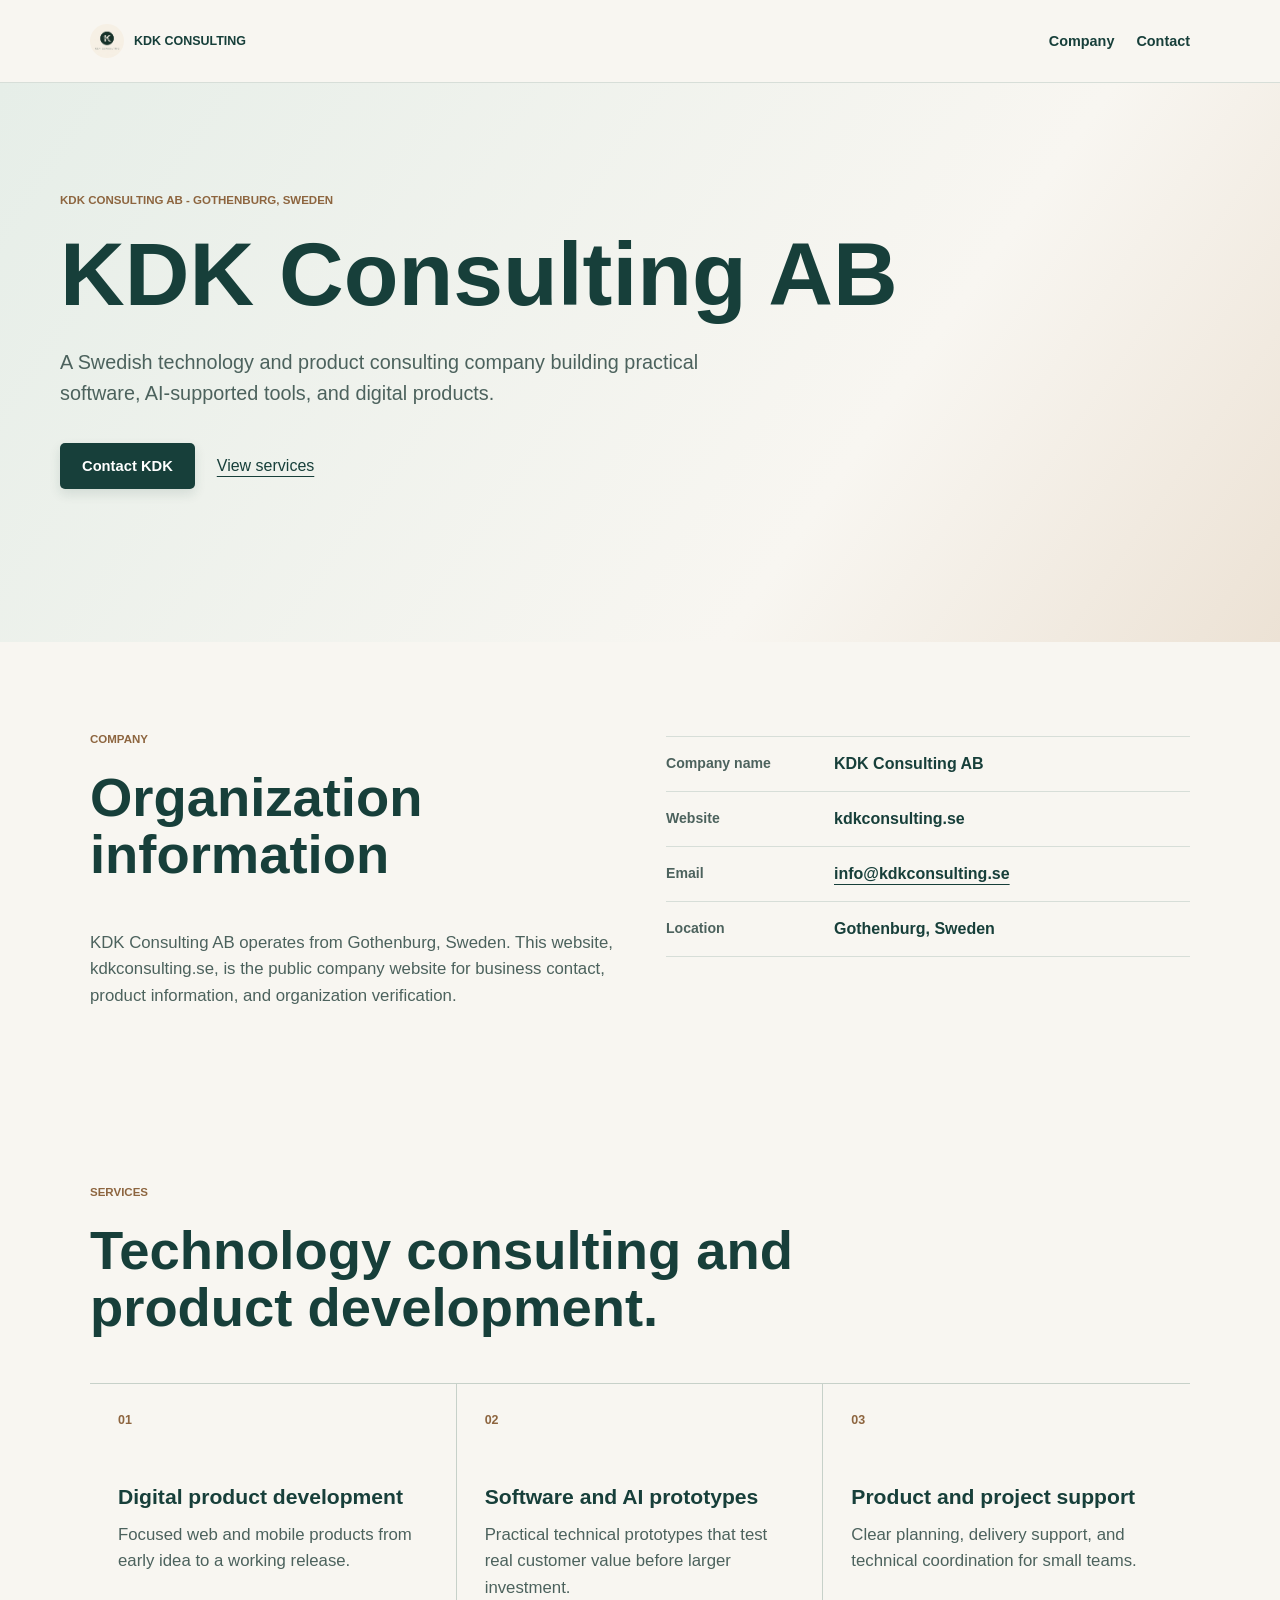
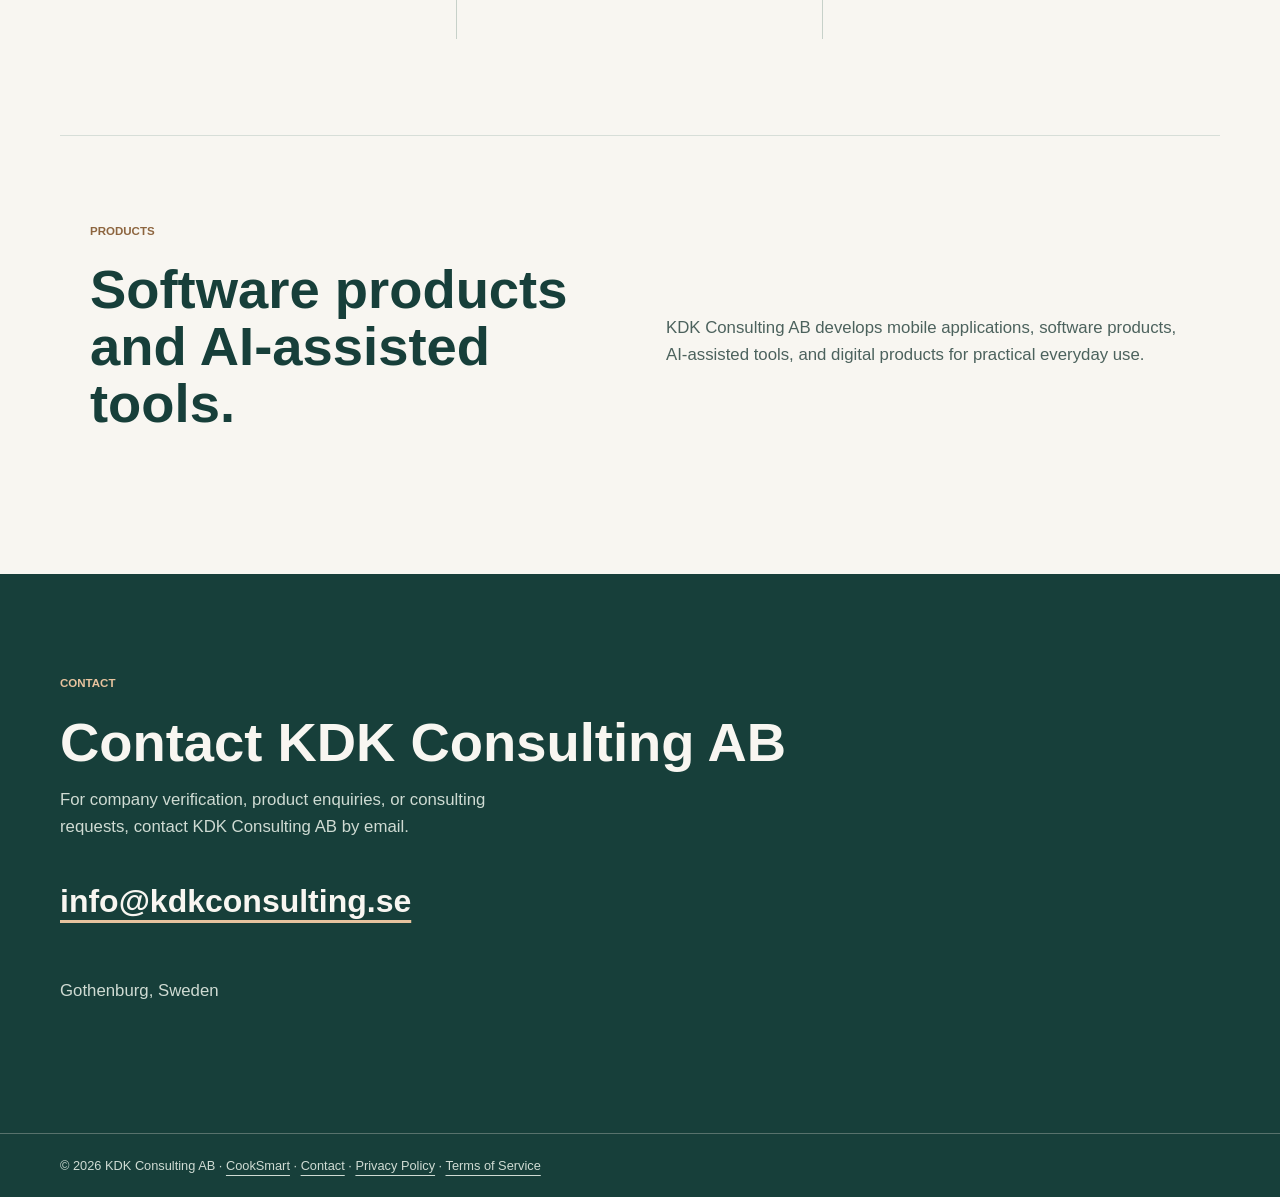
<file: docs/index.html>
<!doctype html>
<html lang="en">
  <head>
    <meta charset="utf-8" />
    <meta name="viewport" content="width=device-width, initial-scale=1" />
    <meta name="description" content="Public company website for KDK Consulting AB, a Swedish technology and product consulting company based in Gothenburg." />
    <title>KDK Consulting AB</title>
    <style>
      :root {
        color: #173f3a;
        background: #f8f6f1;
        font-family: Arial, Helvetica, sans-serif;
        --muted: #4c625d;
        --line: #d7ded8;
        --accent: #8d653f;
      }
      * { box-sizing: border-box; }
      html { scroll-behavior: smooth; }
      body { margin: 0; }
      a { color: inherit; text-underline-offset: 5px; }
      nav {
        align-items: center;
        display: flex;
        justify-content: space-between;
        left: 0;
        margin: auto;
        max-width: none;
        padding: 24px max(30px, calc((100vw - 1160px) / 2 + 30px));
        position: sticky;
        right: 0;
        top: 0;
        transition: background-color 250ms ease, border-color 250ms ease, backdrop-filter 250ms ease, box-shadow 250ms ease;
        z-index: 10;
      }
      nav.is-scrolled {
        background: rgb(248 246 241 / 88%);
        border-bottom: 1px solid rgb(23 63 58 / 15%);
        box-shadow: 0 10px 30px rgb(23 63 58 / 8%);
        backdrop-filter: blur(16px);
      }
      .brand {
        align-items: center;
        display: inline-flex;
        gap: 10px;
        font-size: .78rem;
        font-weight: 800;
        text-decoration: none;
        text-transform: uppercase;
      }
      .brand img {
        border-radius: 50%;
        display: block;
        height: 34px;
        object-fit: cover;
        width: 34px;
      }
      .nav-actions { align-items: center; display: flex; gap: 22px; }
      .nav-actions a { font-size: .9rem; font-weight: 700; text-decoration: none; }
      header {
        background: linear-gradient(125deg, #e6eee8 0%, #f8f6f1 58%, #e7d9c8 100%);
        background-size: 115% 115%;
        border-top: 1px solid var(--line);
        min-height: 560px;
        padding: 108px 30px 96px;
      }
      .wrap, header > div, section, footer > div {
        margin-left: auto;
        margin-right: auto;
        max-width: 1160px;
      }
      .eyebrow {
        color: var(--accent);
        font-size: .72rem;
        font-weight: 800;
        margin: 0 0 22px;
        text-transform: uppercase;
      }
      h1, h2, h3, p { margin-top: 0; }
      h1 {
        font-size: 5.6rem;
        line-height: .98;
        margin-bottom: 28px;
        max-width: 1120px;
      }
      h2 {
        font-size: 3.4rem;
        line-height: 1.04;
        margin-bottom: 46px;
        max-width: 760px;
      }
      h3 { font-size: 1.32rem; margin: 57px 0 13px; }
      p { color: var(--muted); font-size: 1.05rem; line-height: 1.6; }
      .intro {
        color: var(--muted);
        font-size: 1.24rem;
        line-height: 1.55;
        margin-bottom: 34px;
        max-width: 640px;
      }
      .hero-actions { align-items: center; display: flex; flex-wrap: wrap; gap: 22px; }
      .button {
        background: #173f3a;
        border-radius: 5px;
        color: white;
        display: inline-block;
        font-size: .92rem;
        font-weight: 700;
        padding: 15px 22px;
        text-decoration: none;
        box-shadow: 0 5px 12px rgb(23 63 58 / 12%);
        transition: transform 200ms ease, background-color 200ms ease, box-shadow 200ms ease;
      }
      .button:hover, .button:focus-visible {
        background: #10342f;
        box-shadow: 0 12px 22px rgb(23 63 58 / 23%);
        transform: translateY(-3px);
      }
      .company {
        display: grid;
        gap: 52px;
        grid-template-columns: 1fr 1fr;
        padding: 88px 30px 72px;
      }
      .company p, .product p { max-width: 620px; }
      .facts { border-top: 1px solid var(--line); margin: 6px 0 0; }
      .facts div {
        border-bottom: 1px solid var(--line);
        display: grid;
        gap: 18px;
        grid-template-columns: 150px 1fr;
        padding: 18px 0;
      }
      .facts dt { color: var(--muted); font-size: .88rem; font-weight: 700; }
      .facts dd { font-size: 1rem; font-weight: 800; margin: 0; }
      .services { padding: 84px 30px 96px; }
      .service-grid {
        border-top: 1px solid #c7d1c9;
        display: grid;
        grid-template-columns: repeat(3, 1fr);
      }
      .service-grid article {
        border-right: 1px solid #c7d1c9;
        min-height: 245px;
        padding: 26px 28px 20px;
        transition: border-color 220ms ease, box-shadow 220ms ease, transform 220ms ease;
      }
      .service-grid article:hover {
        border-color: rgb(23 63 58 / 28%);
        box-shadow: 0 14px 34px rgb(23 63 58 / 10%);
        transform: translateY(-5px);
      }
      .service-grid article:last-child { border-right: 0; }
      .service-grid span { color: var(--accent); font-size: .78rem; font-weight: 800; }
      .product {
        border-top: 1px solid var(--line);
        display: grid;
        gap: 52px;
        grid-template-columns: 1fr 1fr;
        padding: 86px 30px 96px;
      }
      .product > p { align-self: center; }
      #contact {
        background: #173f3a;
        color: #f8f6f1;
        margin: 0;
        max-width: none;
        padding: 100px 30px 112px;
      }
      #contact > * { margin-left: auto; margin-right: auto; max-width: 1160px; }
      #contact .eyebrow { color: #e7c39e; }
      #contact h2 { margin-bottom: 16px; }
      #contact p { color: #cfdbd3; max-width: 440px; }
      .email {
        color: #f8f6f1;
        display: inline-block;
        font-size: 2rem;
        font-weight: 700;
        margin: 18px auto 34px;
        text-decoration-color: #e7c39e;
        text-underline-offset: 8px;
      }
      footer {
        background: #173f3a;
        border-top: 1px solid #58726c;
        color: #cfdbd3;
        font-size: .8rem;
        padding: 24px 30px;
      }
      .hero-eyebrow, .hero-headline, .hero-copy, .hero-cta {
        animation-fill-mode: both;
        animation-timing-function: cubic-bezier(.22, 1, .36, 1);
      }
      nav { animation: nav-in 500ms cubic-bezier(.22, 1, .36, 1) both; }
      .hero-headline { animation: headline-in 750ms cubic-bezier(.22, 1, .36, 1) both; }
      .hero-copy { animation: copy-in 650ms cubic-bezier(.22, 1, .36, 1) 140ms both; }
      .hero-cta { animation: cta-in 550ms cubic-bezier(.22, 1, .36, 1) 280ms both; }
      .motion-ready header { animation: gradient-drift 22s ease-in-out infinite alternate; }
      .motion-enhanced .reveal.is-visible, .motion-enhanced .reveal-item.is-visible {
        animation: reveal-in 700ms cubic-bezier(.22, 1, .36, 1) both;
      }
      .motion-enhanced .service-card.reveal-item.is-visible:hover { transform: translateY(-5px); }
      .motion-enhanced .service-card.reveal-item:nth-child(2) { animation-delay: 110ms; }
      .motion-enhanced .service-card.reveal-item:nth-child(3) { animation-delay: 220ms; }
      .motion-enhanced .facts .reveal-item:nth-child(2) { animation-delay: 110ms; }
      .motion-enhanced .facts .reveal-item:nth-child(3) { animation-delay: 220ms; }
      .motion-enhanced .facts .reveal-item:nth-child(4) { animation-delay: 330ms; }
      @keyframes nav-in {
        from { opacity: 0; transform: translateY(-16px); }
        to { opacity: 1; transform: translateY(0); }
      }
      @keyframes headline-in {
        from { opacity: 0; transform: translateY(45px); }
        to { opacity: 1; transform: translateY(0); }
      }
      @keyframes copy-in {
        from { opacity: 0; transform: translateY(30px); }
        to { opacity: 1; transform: translateY(0); }
      }
      @keyframes cta-in {
        from { opacity: 0; transform: translateY(20px) scale(.96); }
        to { opacity: 1; transform: translateY(0) scale(1); }
      }
      @keyframes reveal-in {
        from { opacity: 0; transform: translateY(50px); }
        to { opacity: 1; transform: translateY(0); }
      }
      @keyframes gradient-drift {
        from { background-position: 42% 45%; }
        to { background-position: 57% 55%; }
      }
      @media (prefers-reduced-motion: reduce) {
        html { scroll-behavior: auto; }
        *, *::before, *::after {
          animation-duration: .01ms !important;
          animation-iteration-count: 1 !important;
          transition-duration: .01ms !important;
        }
        .reveal, .reveal-item { opacity: 1 !important; transform: none !important; }
        nav, .hero-eyebrow, .hero-headline, .hero-copy, .hero-cta, header { animation: none !important; }
      }
      @media (max-width: 720px) {
        nav { padding: 20px 24px; }
        .nav-actions { gap: 14px; }
        .brand span { display: none; }
        header { min-height: 500px; padding: 82px 24px 76px; }
        h1 { font-size: 3.4rem; }
        h2 { font-size: 2.3rem; }
        .intro { font-size: 1.12rem; }
        .company, .product { grid-template-columns: 1fr; gap: 28px; padding: 68px 24px 58px; }
        .facts div { grid-template-columns: 1fr; gap: 6px; }
        .services { padding: 68px 24px 76px; }
        .service-grid { grid-template-columns: 1fr; }
        .service-grid article {
          border-bottom: 1px solid #c7d1c9;
          border-right: 0;
          min-height: 180px;
          padding: 24px 0;
        }
        .service-grid article:last-child { border-bottom: 0; }
        h3 { margin-top: 28px; }
        .product > p { align-self: start; }
        #contact { padding: 76px 24px 88px; }
        .email { font-size: 1.38rem; }
      }
    </style>
    <script>
      if (!window.matchMedia('(prefers-reduced-motion: reduce)').matches) {
        document.documentElement.classList.add('motion-ready');
      }
    </script>
  </head>
  <body>
    <nav>
      <a class="brand" href="/" aria-label="KDK Consulting home">
        <img src="kdk-logo.png" alt="KDK Consulting" />
        <span>KDK Consulting</span>
      </a>
      <div class="nav-actions">
        <a href="#company">Company</a>
        <a href="#contact">Contact</a>
      </div>
    </nav>

    <header id="top">
      <div>
        <p class="eyebrow hero-eyebrow">KDK Consulting AB - Gothenburg, Sweden</p>
        <h1 class="hero-headline">KDK Consulting AB</h1>
        <p class="intro hero-copy">A Swedish technology and product consulting company building practical software, AI-supported tools, and digital products.</p>
        <div class="hero-actions hero-cta">
          <a class="button" href="#contact">Contact KDK</a>
          <a href="#work">View services</a>
        </div>
      </div>
    </header>

    <section id="company" class="company reveal" aria-labelledby="company-heading">
      <div>
        <p class="eyebrow">Company</p>
        <h2 id="company-heading">Organization information</h2>
        <p>KDK Consulting AB operates from Gothenburg, Sweden. This website, kdkconsulting.se, is the public company website for business contact, product information, and organization verification.</p>
      </div>
      <dl class="facts" aria-label="Company facts">
        <div class="reveal-item"><dt>Company name</dt><dd>KDK Consulting AB</dd></div>
        <div class="reveal-item"><dt>Website</dt><dd>kdkconsulting.se</dd></div>
        <div class="reveal-item"><dt>Email</dt><dd><a href="mailto:info@kdkconsulting.se">info@kdkconsulting.se</a></dd></div>
        <div class="reveal-item"><dt>Location</dt><dd>Gothenburg, Sweden</dd></div>
      </dl>
    </section>

    <section id="work" class="services reveal" aria-labelledby="services-heading">
      <p class="eyebrow">Services</p>
      <h2 id="services-heading">Technology consulting and product development.</h2>
      <div class="service-grid">
        <article class="service-card reveal-item">
          <span>01</span>
          <h3>Digital product development</h3>
          <p>Focused web and mobile products from early idea to a working release.</p>
        </article>
        <article class="service-card reveal-item">
          <span>02</span>
          <h3>Software and AI prototypes</h3>
          <p>Practical technical prototypes that test real customer value before larger investment.</p>
        </article>
        <article class="service-card reveal-item">
          <span>03</span>
          <h3>Product and project support</h3>
          <p>Clear planning, delivery support, and technical coordination for small teams.</p>
        </article>
      </div>
    </section>

    <section class="product reveal" aria-labelledby="product-heading">
      <div>
        <p class="eyebrow">Products</p>
        <h2 id="product-heading">Software products and AI-assisted tools.</h2>
      </div>
      <p>KDK Consulting AB develops mobile applications, software products, AI-assisted tools, and digital products for practical everyday use.</p>
    </section>

    <section id="contact" class="reveal" aria-labelledby="contact-heading">
      <div>
        <p class="eyebrow">Contact</p>
        <h2 id="contact-heading">Contact KDK Consulting AB</h2>
        <p>For company verification, product enquiries, or consulting requests, contact KDK Consulting AB by email.</p>
        <p><a class="email" href="mailto:info@kdkconsulting.se">info@kdkconsulting.se</a></p>
        <p>Gothenburg, Sweden</p>
      </div>
    </section>

    <footer>
      <div>© 2026 KDK Consulting AB · <a href="/cooksmart/">CookSmart</a> · <a href="/contact.html">Contact</a> · <a href="/privacy.html">Privacy Policy</a> · <a href="/terms.html">Terms of Service</a></div>
    </footer>
    <script>
      const nav = document.querySelector('nav');
      const updateNav = () => nav.classList.toggle('is-scrolled', window.scrollY > 12);
      updateNav();
      window.addEventListener('scroll', updateNav, { passive: true });

      const reduceMotion = window.matchMedia('(prefers-reduced-motion: reduce)').matches;
      if (!reduceMotion && 'IntersectionObserver' in window) {
        document.documentElement.classList.add('motion-enhanced');
        const observer = new IntersectionObserver((entries, currentObserver) => {
          entries.forEach((entry) => {
            if (entry.isIntersecting) {
              entry.target.classList.add('is-visible');
              currentObserver.unobserve(entry.target);
            }
          });
        }, { threshold: 0.18 });
        document.querySelectorAll('.reveal, .reveal-item').forEach((element) => observer.observe(element));
      }
    </script>
  </body>
</html>
</file>
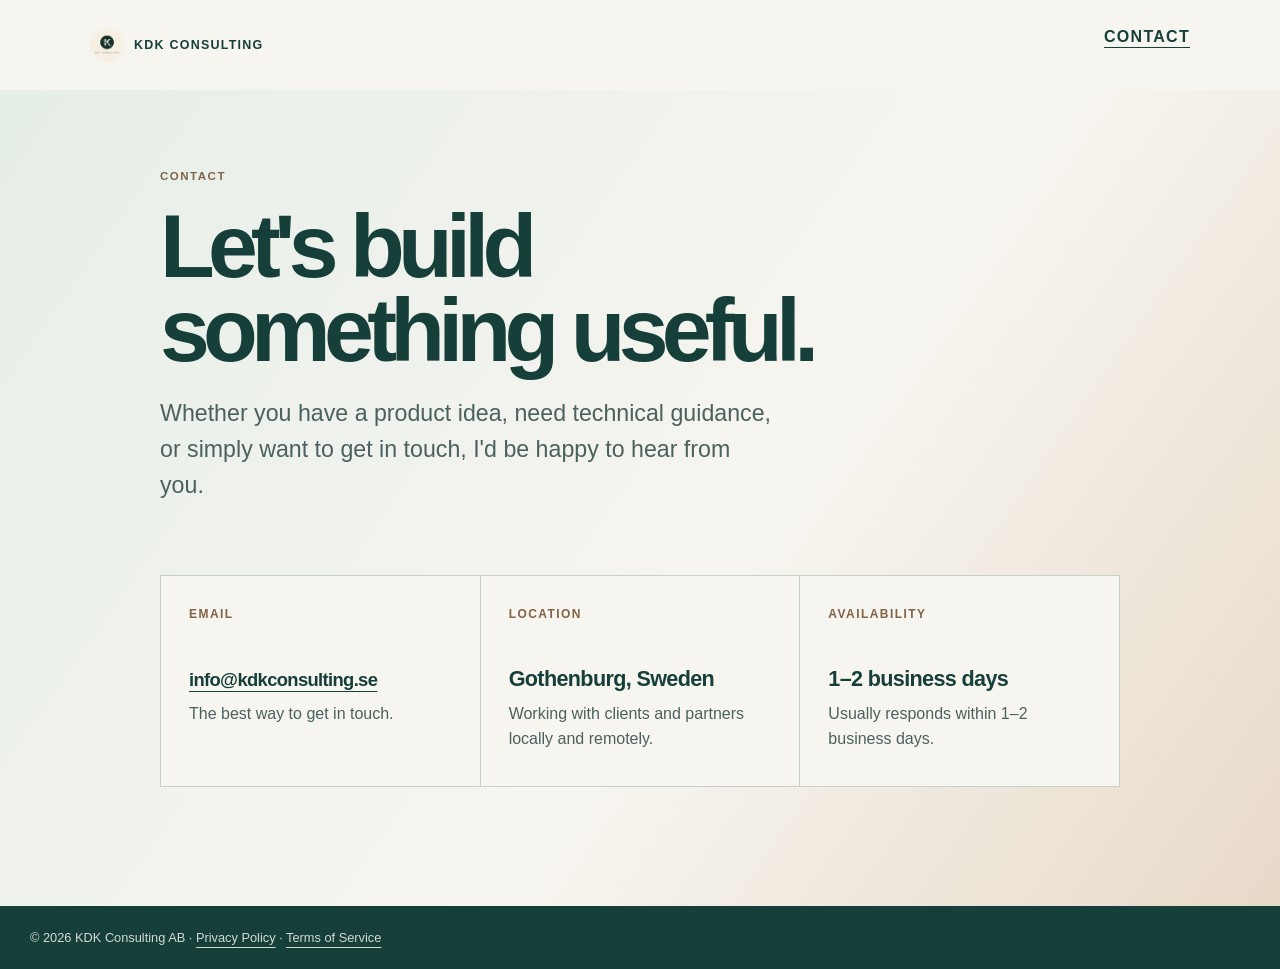
<file: docs/contact.html>
<!doctype html>
<html lang="en">
  <head>
    <meta charset="utf-8" />
    <meta name="viewport" content="width=device-width, initial-scale=1" />
    <meta name="description" content="Contact KDK Consulting AB." />
    <title>Contact · KDK Consulting AB</title>
    <style>
      :root { color: #173f3a; background: #f7f5f0; font-family: Arial, Helvetica, sans-serif; }
      * { box-sizing: border-box; } body { margin: 0; } a { color: inherit; text-underline-offset: 5px; }
      nav { display: flex; justify-content: space-between; max-width: 1160px; margin: auto; padding: 28px 30px; font-weight: 800; letter-spacing: .08em; }
      .brand { align-items: center; display: inline-flex; gap: 10px; font-size: .78rem; letter-spacing: .1em; text-decoration: none; text-transform: uppercase; }
      .brand img { border-radius: 50%; display: block; height: 34px; object-fit: cover; width: 34px; }
      main { background: linear-gradient(125deg,#e6eee8 0%,#f7f5f0 58%,#e7d9c8 100%); min-height: calc(100vh - 84px); padding: 80px 30px 112px; }
      .content { margin: auto; max-width: 960px; }
      .eyebrow { color: #806346; font-size: .72rem; font-weight: 800; letter-spacing: .13em; }
      h1 { font-size: clamp(3.2rem, 7vw, 6rem); letter-spacing: -.075em; line-height: .94; margin: 22px 0; max-width: 760px; }
      .intro { color: #4b615e; font-size: clamp(1.15rem, 2.3vw, 1.45rem); line-height: 1.55; max-width: 620px; }
      .details { display: grid; grid-template-columns: repeat(3, 1fr); gap: 1px; margin-top: 72px; background: #c7d1c9; border: 1px solid #c7d1c9; }
      .detail { background: #f7f5f0; min-height: 210px; padding: 28px; }
      .detail span { color: #806346; font-size: .75rem; font-weight: 800; letter-spacing: .12em; }
      .detail h2 { font-size: 1.35rem; letter-spacing: -.03em; margin: 44px 0 10px; }
      .detail p { color: #4b615e; line-height: 1.55; margin: 0; }
      .email { color: #173f3a; font-size: 1.15rem; font-weight: 800; }
      footer { background: #173f3a; color: #cfdbd3; font-size: .8rem; padding: 24px 30px; }
      @media (max-width: 720px) { main { padding: 56px 30px 88px; } .details { grid-template-columns: 1fr; } .detail { min-height: 160px; } .detail h2 { margin-top: 28px; } }
    </style>
  </head>
  <body>
    <nav><a class="brand" href="/" aria-label="KDK Consulting home"><img src="kdk-logo.png" alt="KDK Consulting" /><span>KDK Consulting</span></a><a href="/contact.html">CONTACT</a></nav>
    <main>
      <section class="content">
        <div class="eyebrow">CONTACT</div>
        <h1>Let&apos;s build something useful.</h1>
        <p class="intro">Whether you have a product idea, need technical guidance, or simply want to get in touch, I&apos;d be happy to hear from you.</p>
        <div class="details">
          <section class="detail"><span>EMAIL</span><h2><a class="email" href="mailto:info@kdkconsulting.se">info@kdkconsulting.se</a></h2><p>The best way to get in touch.</p></section>
          <section class="detail"><span>LOCATION</span><h2>Gothenburg, Sweden</h2><p>Working with clients and partners locally and remotely.</p></section>
          <section class="detail"><span>AVAILABILITY</span><h2>1–2 business days</h2><p>Usually responds within 1–2 business days.</p></section>
        </div>
      </section>
    </main>
    <footer>© 2026 KDK Consulting AB · <a href="/privacy.html">Privacy Policy</a> · <a href="/terms.html">Terms of Service</a></footer>
  </body>
</html>
</file>
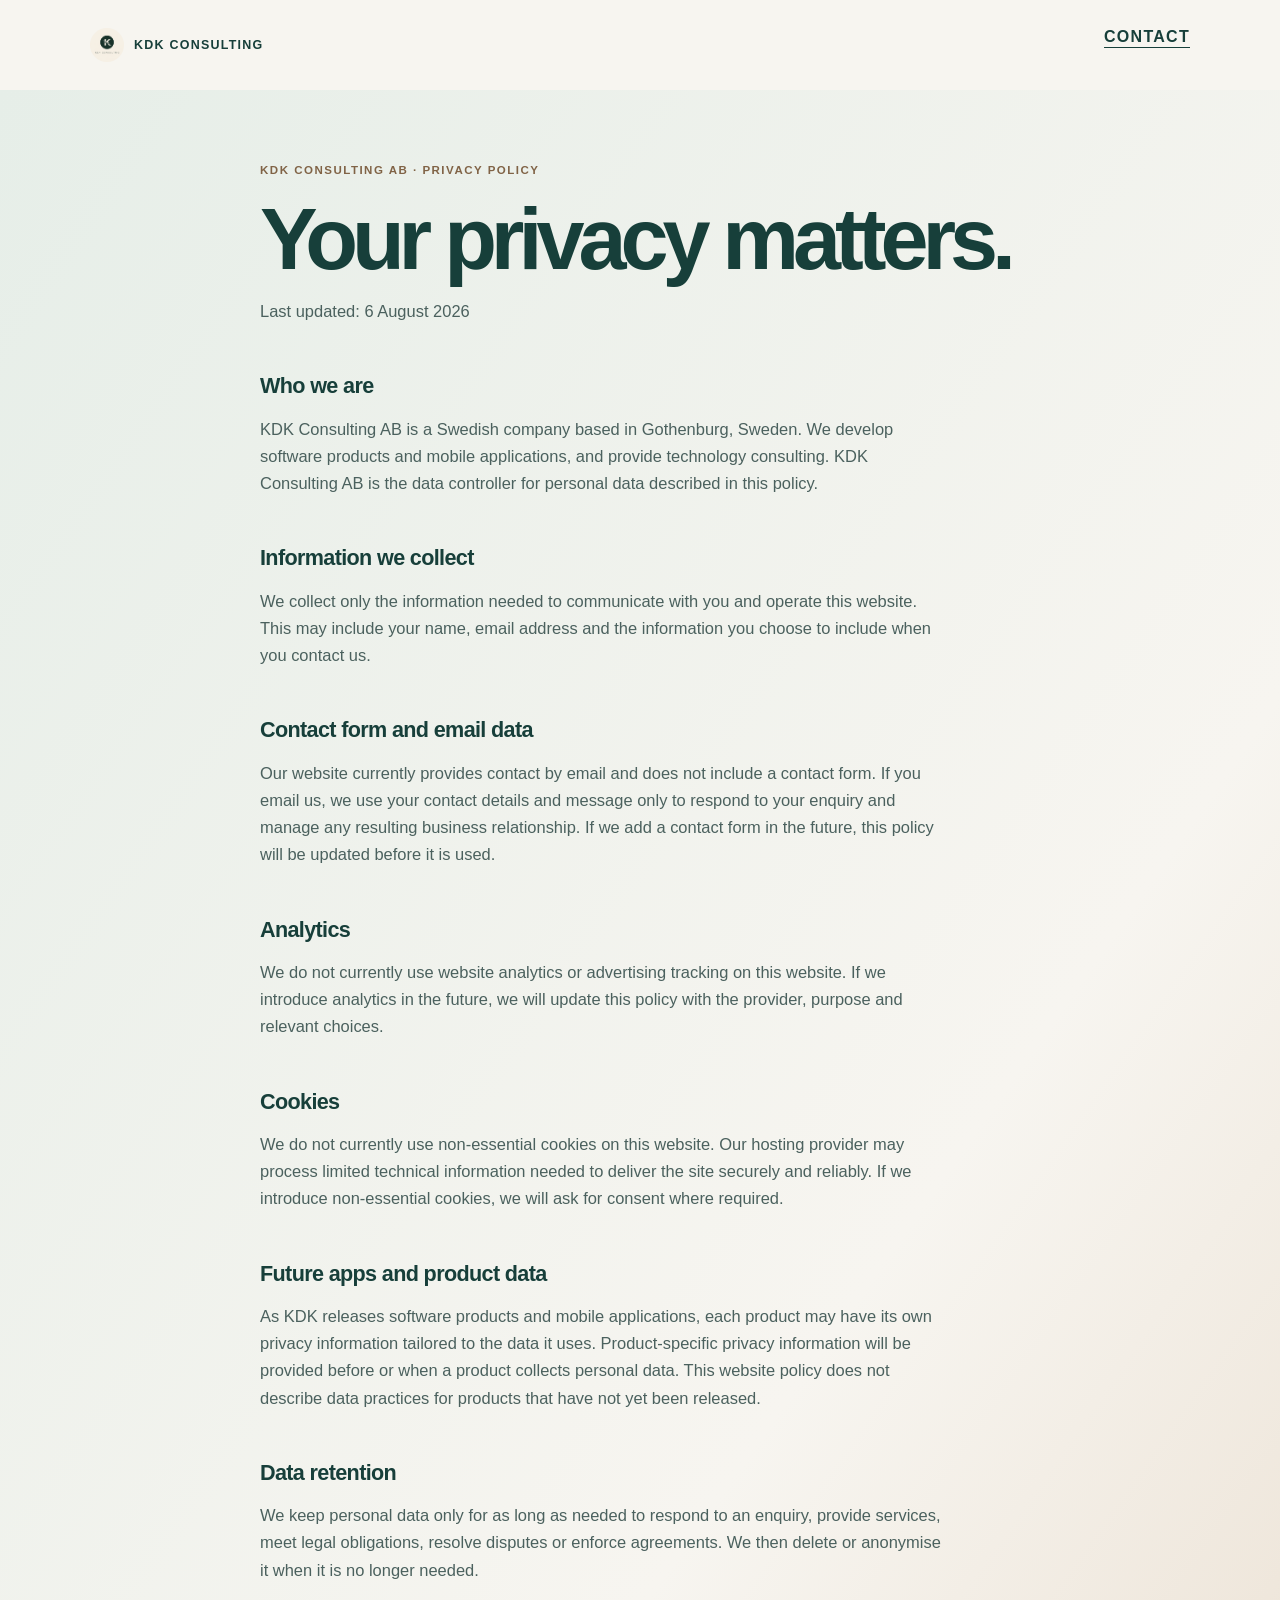
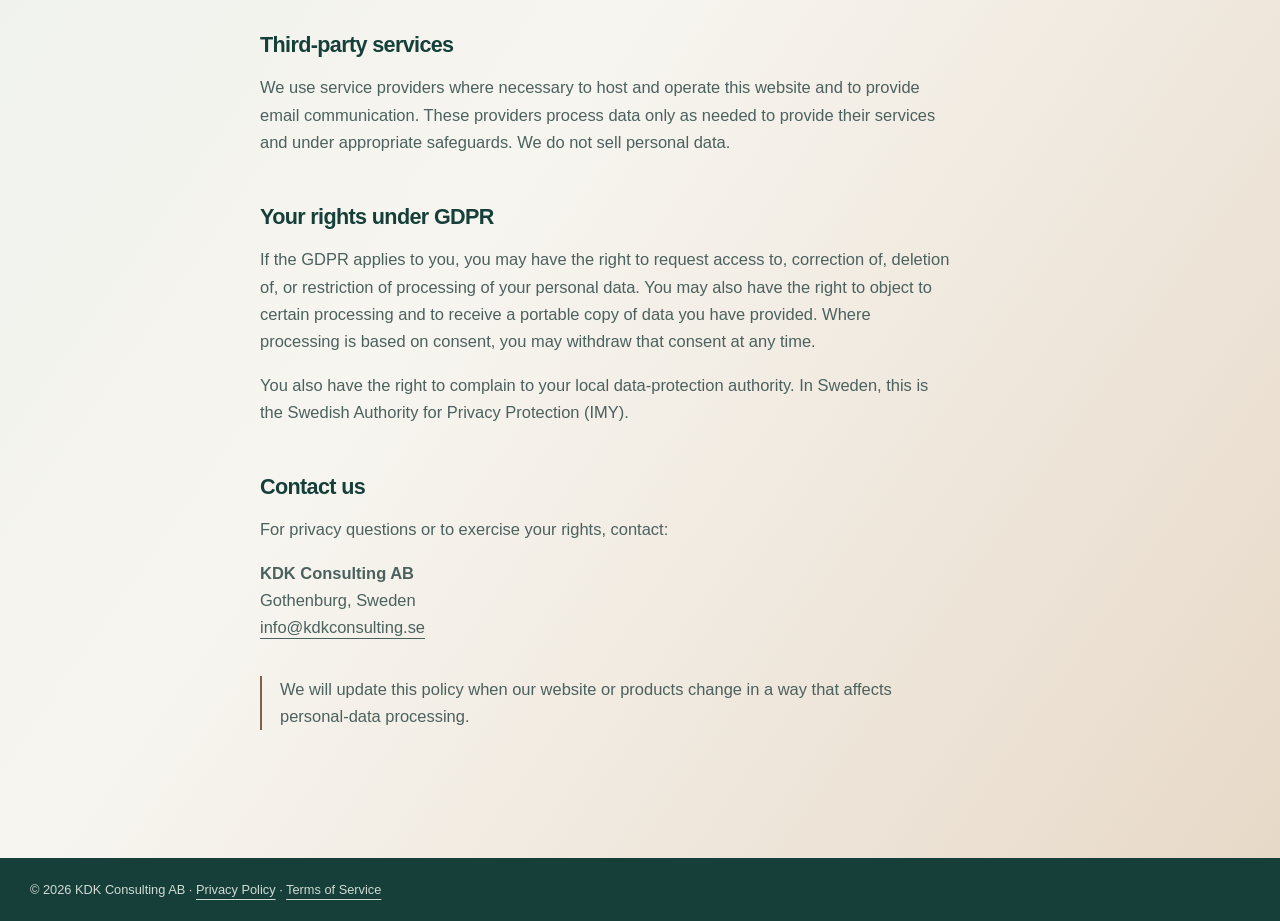
<file: docs/privacy.html>
<!doctype html>
<html lang="en">
  <head>
    <meta charset="utf-8" />
    <meta name="viewport" content="width=device-width, initial-scale=1" />
    <meta name="description" content="Privacy Policy for KDK Consulting AB." />
    <title>Privacy Policy · KDK Consulting AB</title>
    <style>
      :root { color: #173f3a; background: #f7f5f0; font-family: Arial, Helvetica, sans-serif; }
      * { box-sizing: border-box; } body { margin: 0; } a { color: inherit; text-underline-offset: 5px; }
      nav { display: flex; justify-content: space-between; max-width: 1160px; margin: auto; padding: 28px 30px; font-weight: 800; letter-spacing: .08em; }
      .brand { align-items: center; display: inline-flex; gap: 10px; font-size: .78rem; letter-spacing: .1em; text-decoration: none; text-transform: uppercase; }
      .brand img { border-radius: 50%; display: block; height: 34px; object-fit: cover; width: 34px; }
      main { background: linear-gradient(125deg,#e6eee8 0%,#f7f5f0 58%,#e7d9c8 100%); min-height: calc(100vh - 84px); padding: 74px 30px 112px; }
      .content { margin: auto; max-width: 760px; }
      .eyebrow { color: #806346; font-size: .72rem; font-weight: 800; letter-spacing: .13em; }
      h1 { font-size: clamp(3rem, 7vw, 5.4rem); letter-spacing: -.07em; line-height: .95; margin: 22px 0 18px; }
      h2 { font-size: 1.35rem; letter-spacing: -.03em; margin: 48px 0 12px; }
      p, li { color: #4b615e; font-size: 1.03rem; line-height: 1.65; }
      p { max-width: 690px; } ul { padding-left: 22px; }
      .note { border-left: 2px solid #806346; color: #4b615e; margin-top: 34px; padding-left: 18px; }
      footer { background: #173f3a; color: #cfdbd3; font-size: .8rem; padding: 24px 30px; }
      @media (max-width: 720px) { main { padding: 56px 30px 88px; } }
    </style>
  </head>
  <body>
    <nav><a class="brand" href="/" aria-label="KDK Consulting home"><img src="kdk-logo.png" alt="KDK Consulting" /><span>KDK Consulting</span></a><a href="/contact.html">CONTACT</a></nav>
    <main>
      <article class="content">
        <div class="eyebrow">KDK CONSULTING AB · PRIVACY POLICY</div>
        <h1>Your privacy matters.</h1>
        <p>Last updated: 6 August 2026</p>

        <h2>Who we are</h2>
        <p>KDK Consulting AB is a Swedish company based in Gothenburg, Sweden. We develop software products and mobile applications, and provide technology consulting. KDK Consulting AB is the data controller for personal data described in this policy.</p>

        <h2>Information we collect</h2>
        <p>We collect only the information needed to communicate with you and operate this website. This may include your name, email address and the information you choose to include when you contact us.</p>

        <h2>Contact form and email data</h2>
        <p>Our website currently provides contact by email and does not include a contact form. If you email us, we use your contact details and message only to respond to your enquiry and manage any resulting business relationship. If we add a contact form in the future, this policy will be updated before it is used.</p>

        <h2>Analytics</h2>
        <p>We do not currently use website analytics or advertising tracking on this website. If we introduce analytics in the future, we will update this policy with the provider, purpose and relevant choices.</p>

        <h2>Cookies</h2>
        <p>We do not currently use non-essential cookies on this website. Our hosting provider may process limited technical information needed to deliver the site securely and reliably. If we introduce non-essential cookies, we will ask for consent where required.</p>

        <h2>Future apps and product data</h2>
        <p>As KDK releases software products and mobile applications, each product may have its own privacy information tailored to the data it uses. Product-specific privacy information will be provided before or when a product collects personal data. This website policy does not describe data practices for products that have not yet been released.</p>

        <h2>Data retention</h2>
        <p>We keep personal data only for as long as needed to respond to an enquiry, provide services, meet legal obligations, resolve disputes or enforce agreements. We then delete or anonymise it when it is no longer needed.</p>

        <h2>Third-party services</h2>
        <p>We use service providers where necessary to host and operate this website and to provide email communication. These providers process data only as needed to provide their services and under appropriate safeguards. We do not sell personal data.</p>

        <h2>Your rights under GDPR</h2>
        <p>If the GDPR applies to you, you may have the right to request access to, correction of, deletion of, or restriction of processing of your personal data. You may also have the right to object to certain processing and to receive a portable copy of data you have provided. Where processing is based on consent, you may withdraw that consent at any time.</p>
        <p>You also have the right to complain to your local data-protection authority. In Sweden, this is the Swedish Authority for Privacy Protection (IMY).</p>

        <h2>Contact us</h2>
        <p>For privacy questions or to exercise your rights, contact:</p>
        <p><strong>KDK Consulting AB</strong><br />Gothenburg, Sweden<br /><a href="mailto:info@kdkconsulting.se">info@kdkconsulting.se</a></p>
        <p class="note">We will update this policy when our website or products change in a way that affects personal-data processing.</p>
      </article>
    </main>
    <footer>© 2026 KDK Consulting AB · <a href="/privacy.html">Privacy Policy</a> · <a href="/terms.html">Terms of Service</a></footer>
  </body>
</html>
</file>
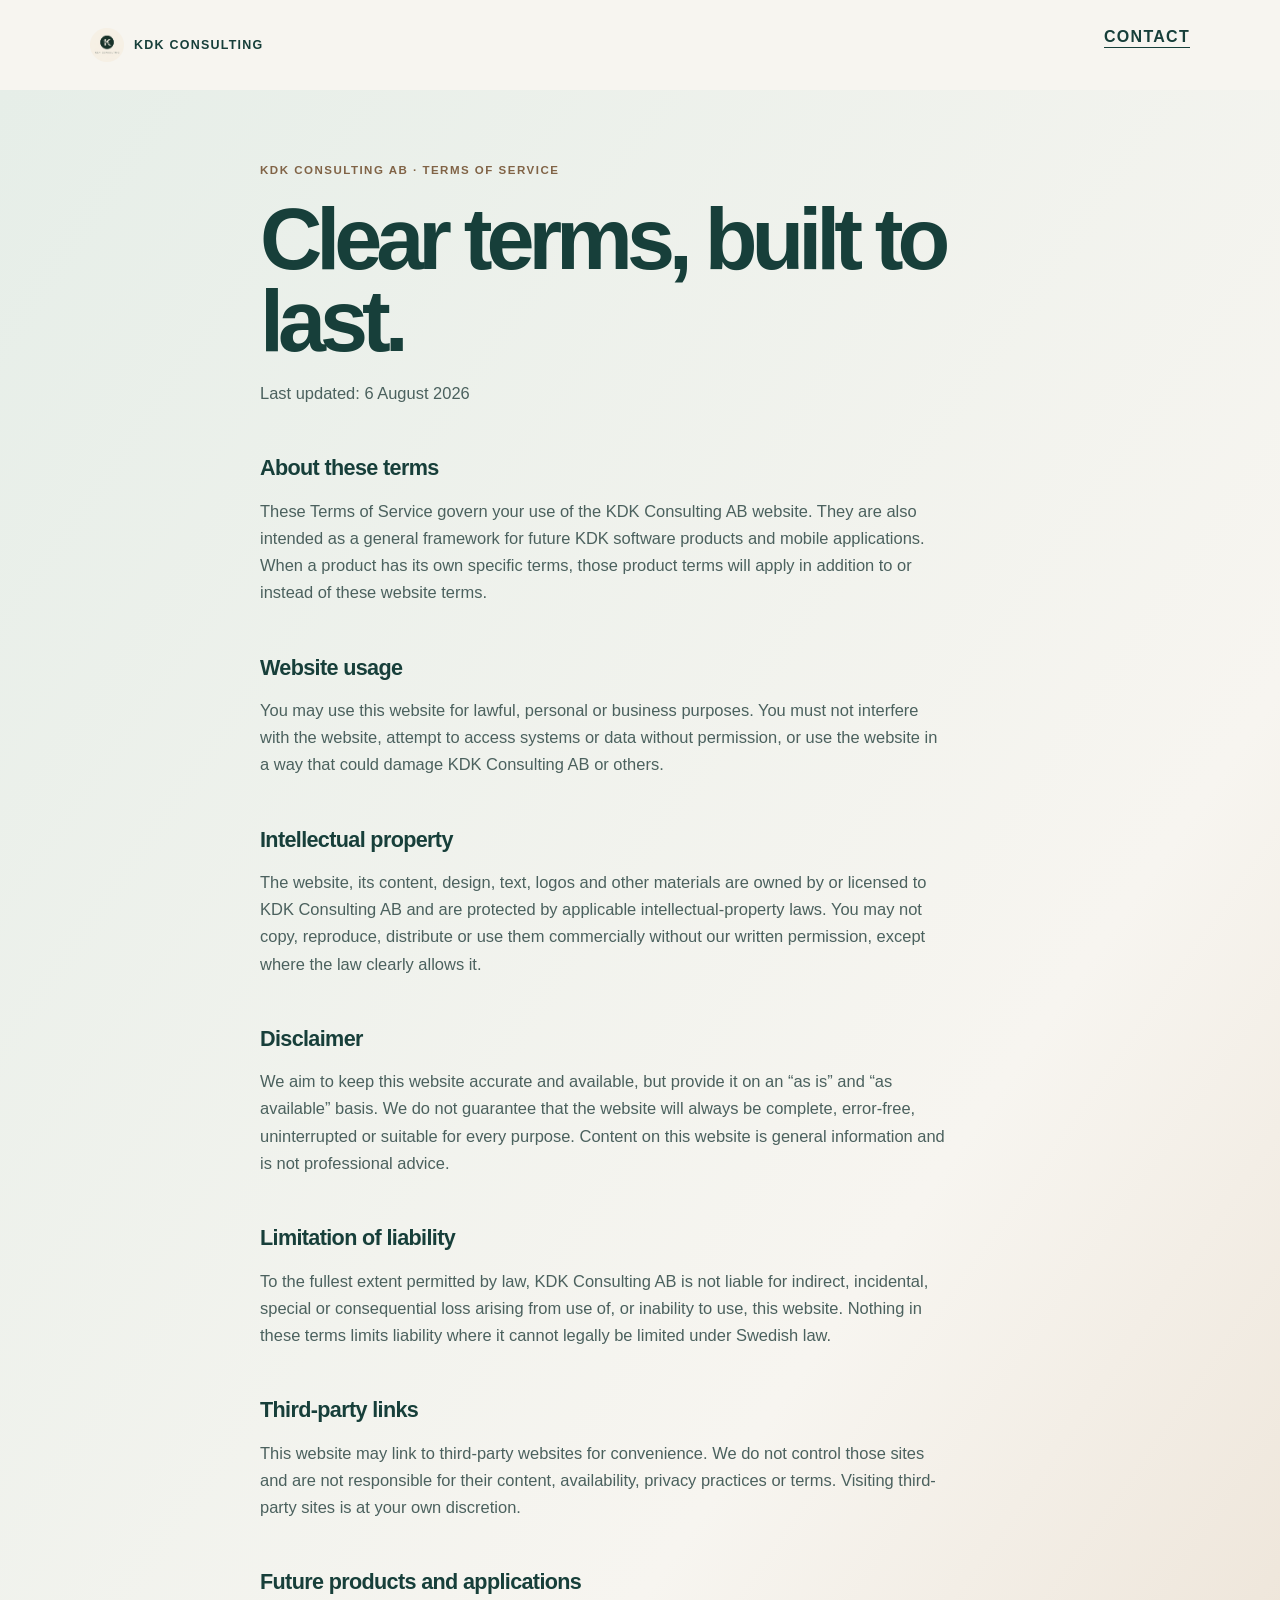
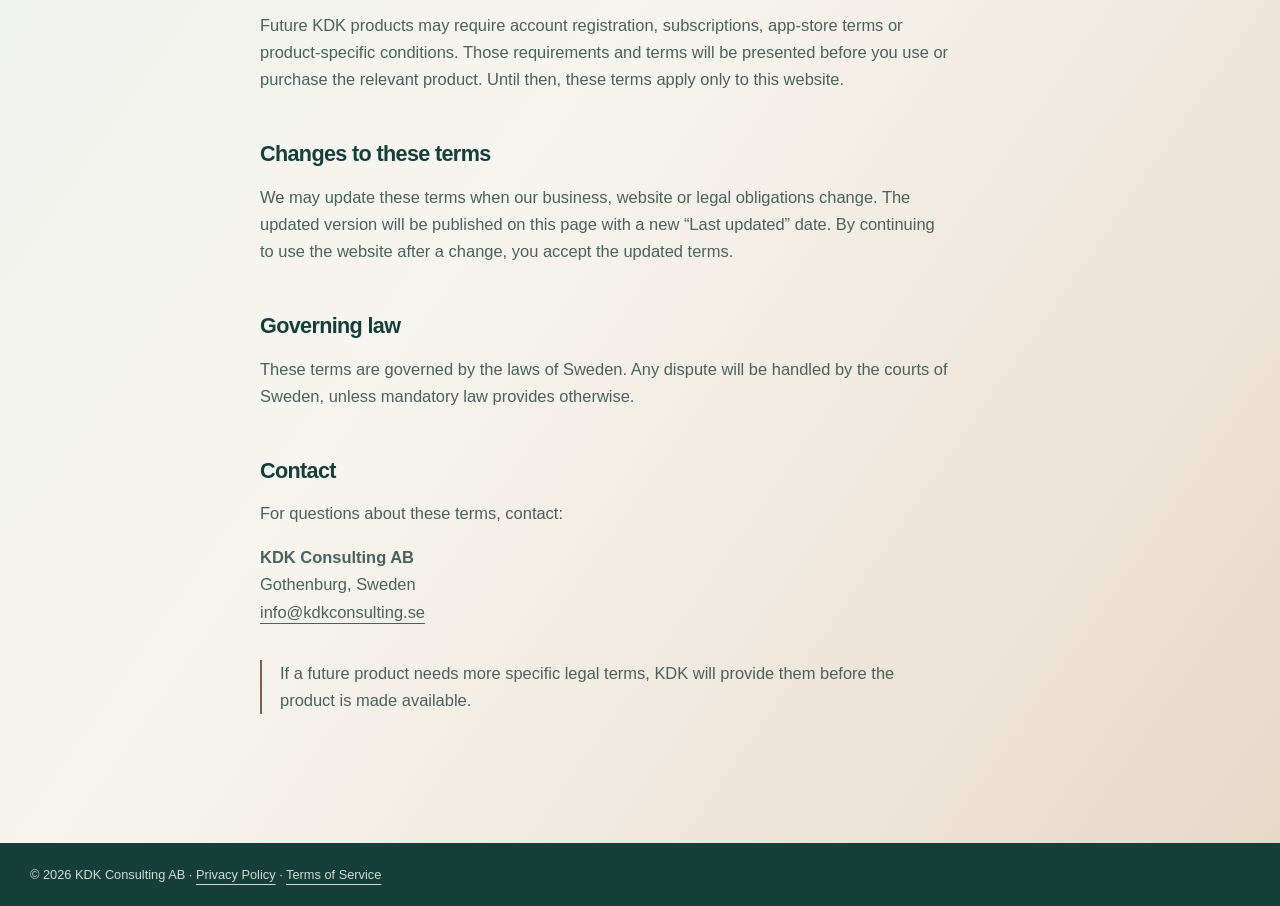
<file: docs/terms.html>
<!doctype html>
<html lang="en">
  <head>
    <meta charset="utf-8" />
    <meta name="viewport" content="width=device-width, initial-scale=1" />
    <meta name="description" content="Terms of Service for KDK Consulting AB." />
    <title>Terms of Service · KDK Consulting AB</title>
    <style>
      :root { color: #173f3a; background: #f7f5f0; font-family: Arial, Helvetica, sans-serif; }
      * { box-sizing: border-box; } body { margin: 0; } a { color: inherit; text-underline-offset: 5px; }
      nav { display: flex; justify-content: space-between; max-width: 1160px; margin: auto; padding: 28px 30px; font-weight: 800; letter-spacing: .08em; }
      .brand { align-items: center; display: inline-flex; gap: 10px; font-size: .78rem; letter-spacing: .1em; text-decoration: none; text-transform: uppercase; }
      .brand img { border-radius: 50%; display: block; height: 34px; object-fit: cover; width: 34px; }
      main { background: linear-gradient(125deg,#e6eee8 0%,#f7f5f0 58%,#e7d9c8 100%); min-height: calc(100vh - 84px); padding: 74px 30px 112px; }
      .content { margin: auto; max-width: 760px; }
      .eyebrow { color: #806346; font-size: .72rem; font-weight: 800; letter-spacing: .13em; }
      h1 { font-size: clamp(3rem, 7vw, 5.4rem); letter-spacing: -.07em; line-height: .95; margin: 22px 0 18px; }
      h2 { font-size: 1.35rem; letter-spacing: -.03em; margin: 48px 0 12px; }
      p, li { color: #4b615e; font-size: 1.03rem; line-height: 1.65; }
      p { max-width: 690px; } ul { padding-left: 22px; }
      .note { border-left: 2px solid #806346; color: #4b615e; margin-top: 34px; padding-left: 18px; }
      footer { background: #173f3a; color: #cfdbd3; font-size: .8rem; padding: 24px 30px; }
      @media (max-width: 720px) { main { padding: 56px 30px 88px; } }
    </style>
  </head>
  <body>
    <nav><a class="brand" href="/" aria-label="KDK Consulting home"><img src="kdk-logo.png" alt="KDK Consulting" /><span>KDK Consulting</span></a><a href="/contact.html">CONTACT</a></nav>
    <main>
      <article class="content">
        <div class="eyebrow">KDK CONSULTING AB · TERMS OF SERVICE</div>
        <h1>Clear terms, built to last.</h1>
        <p>Last updated: 6 August 2026</p>

        <h2>About these terms</h2>
        <p>These Terms of Service govern your use of the KDK Consulting AB website. They are also intended as a general framework for future KDK software products and mobile applications. When a product has its own specific terms, those product terms will apply in addition to or instead of these website terms.</p>

        <h2>Website usage</h2>
        <p>You may use this website for lawful, personal or business purposes. You must not interfere with the website, attempt to access systems or data without permission, or use the website in a way that could damage KDK Consulting AB or others.</p>

        <h2>Intellectual property</h2>
        <p>The website, its content, design, text, logos and other materials are owned by or licensed to KDK Consulting AB and are protected by applicable intellectual-property laws. You may not copy, reproduce, distribute or use them commercially without our written permission, except where the law clearly allows it.</p>

        <h2>Disclaimer</h2>
        <p>We aim to keep this website accurate and available, but provide it on an “as is” and “as available” basis. We do not guarantee that the website will always be complete, error-free, uninterrupted or suitable for every purpose. Content on this website is general information and is not professional advice.</p>

        <h2>Limitation of liability</h2>
        <p>To the fullest extent permitted by law, KDK Consulting AB is not liable for indirect, incidental, special or consequential loss arising from use of, or inability to use, this website. Nothing in these terms limits liability where it cannot legally be limited under Swedish law.</p>

        <h2>Third-party links</h2>
        <p>This website may link to third-party websites for convenience. We do not control those sites and are not responsible for their content, availability, privacy practices or terms. Visiting third-party sites is at your own discretion.</p>

        <h2>Future products and applications</h2>
        <p>Future KDK products may require account registration, subscriptions, app-store terms or product-specific conditions. Those requirements and terms will be presented before you use or purchase the relevant product. Until then, these terms apply only to this website.</p>

        <h2>Changes to these terms</h2>
        <p>We may update these terms when our business, website or legal obligations change. The updated version will be published on this page with a new “Last updated” date. By continuing to use the website after a change, you accept the updated terms.</p>

        <h2>Governing law</h2>
        <p>These terms are governed by the laws of Sweden. Any dispute will be handled by the courts of Sweden, unless mandatory law provides otherwise.</p>

        <h2>Contact</h2>
        <p>For questions about these terms, contact:</p>
        <p><strong>KDK Consulting AB</strong><br />Gothenburg, Sweden<br /><a href="mailto:info@kdkconsulting.se">info@kdkconsulting.se</a></p>
        <p class="note">If a future product needs more specific legal terms, KDK will provide them before the product is made available.</p>
      </article>
    </main>
    <footer>© 2026 KDK Consulting AB · <a href="/privacy.html">Privacy Policy</a> · <a href="/terms.html">Terms of Service</a></footer>
  </body>
</html>
</file>
